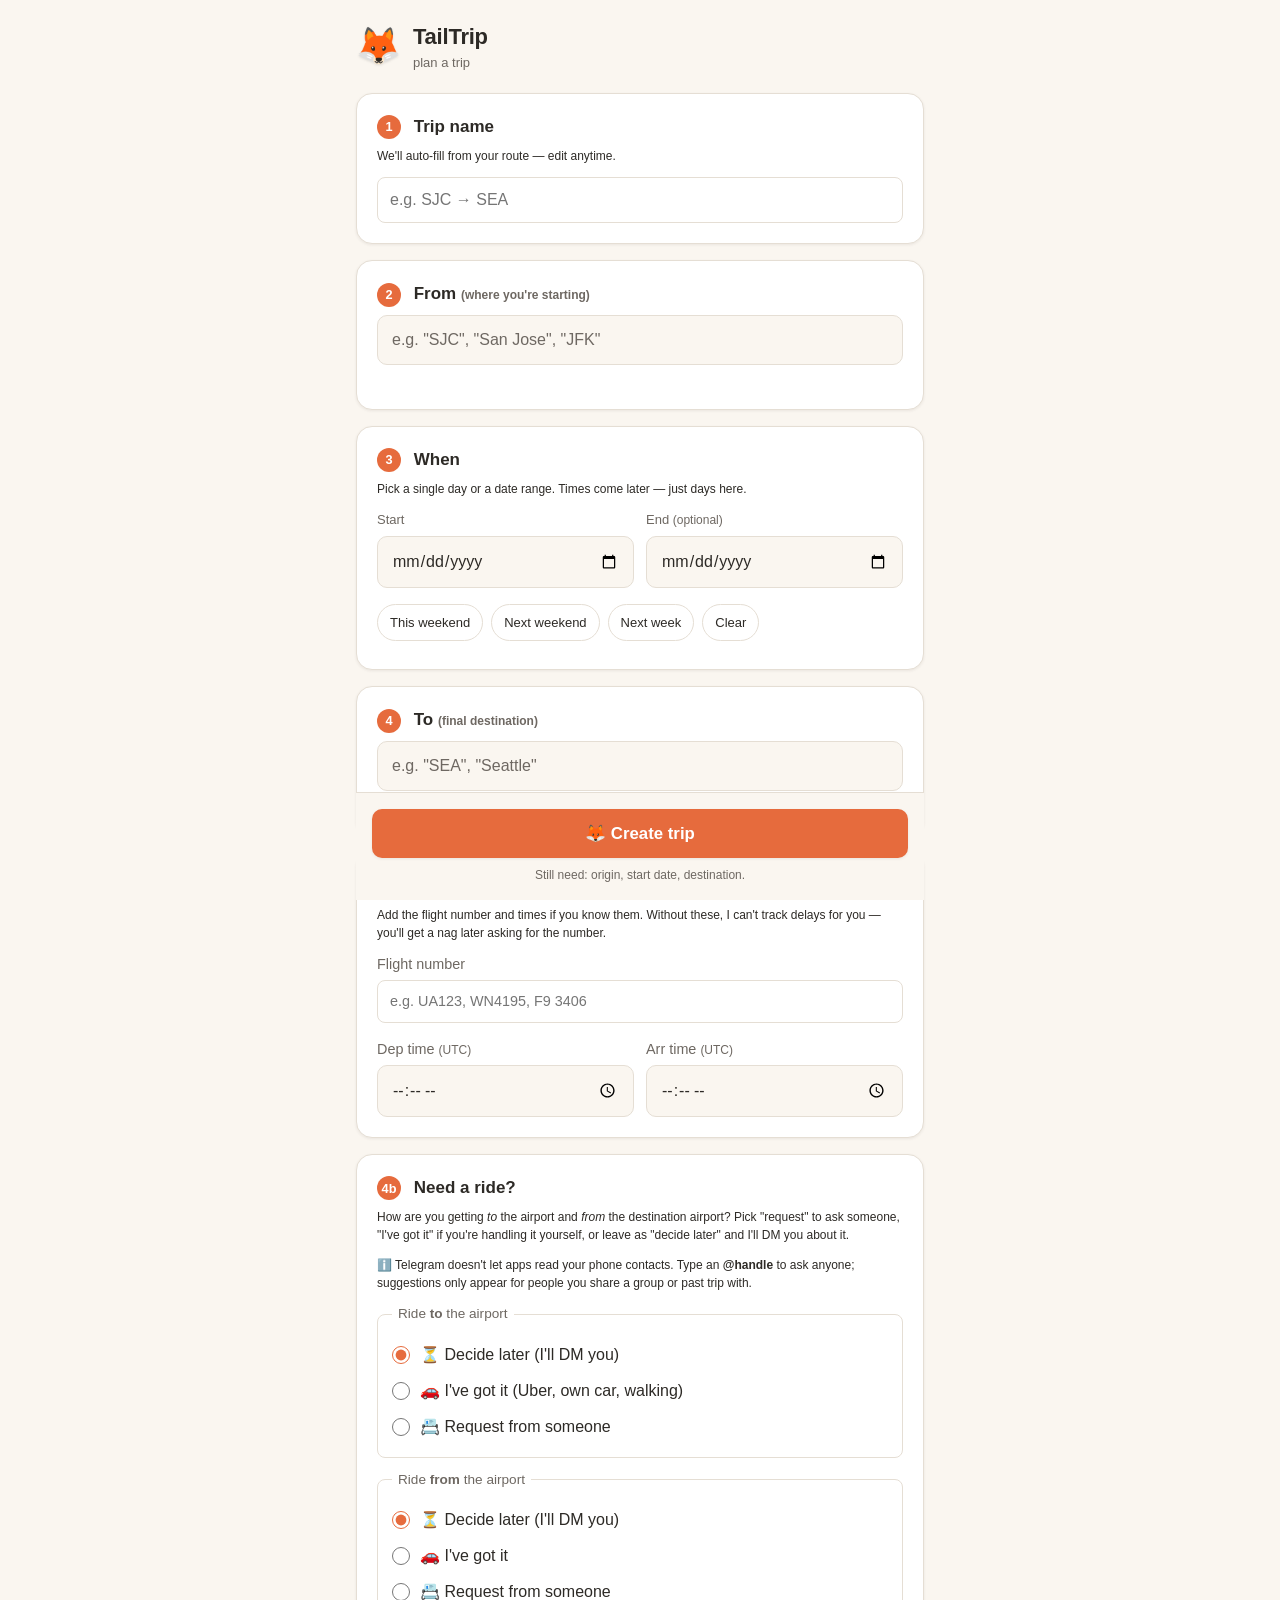
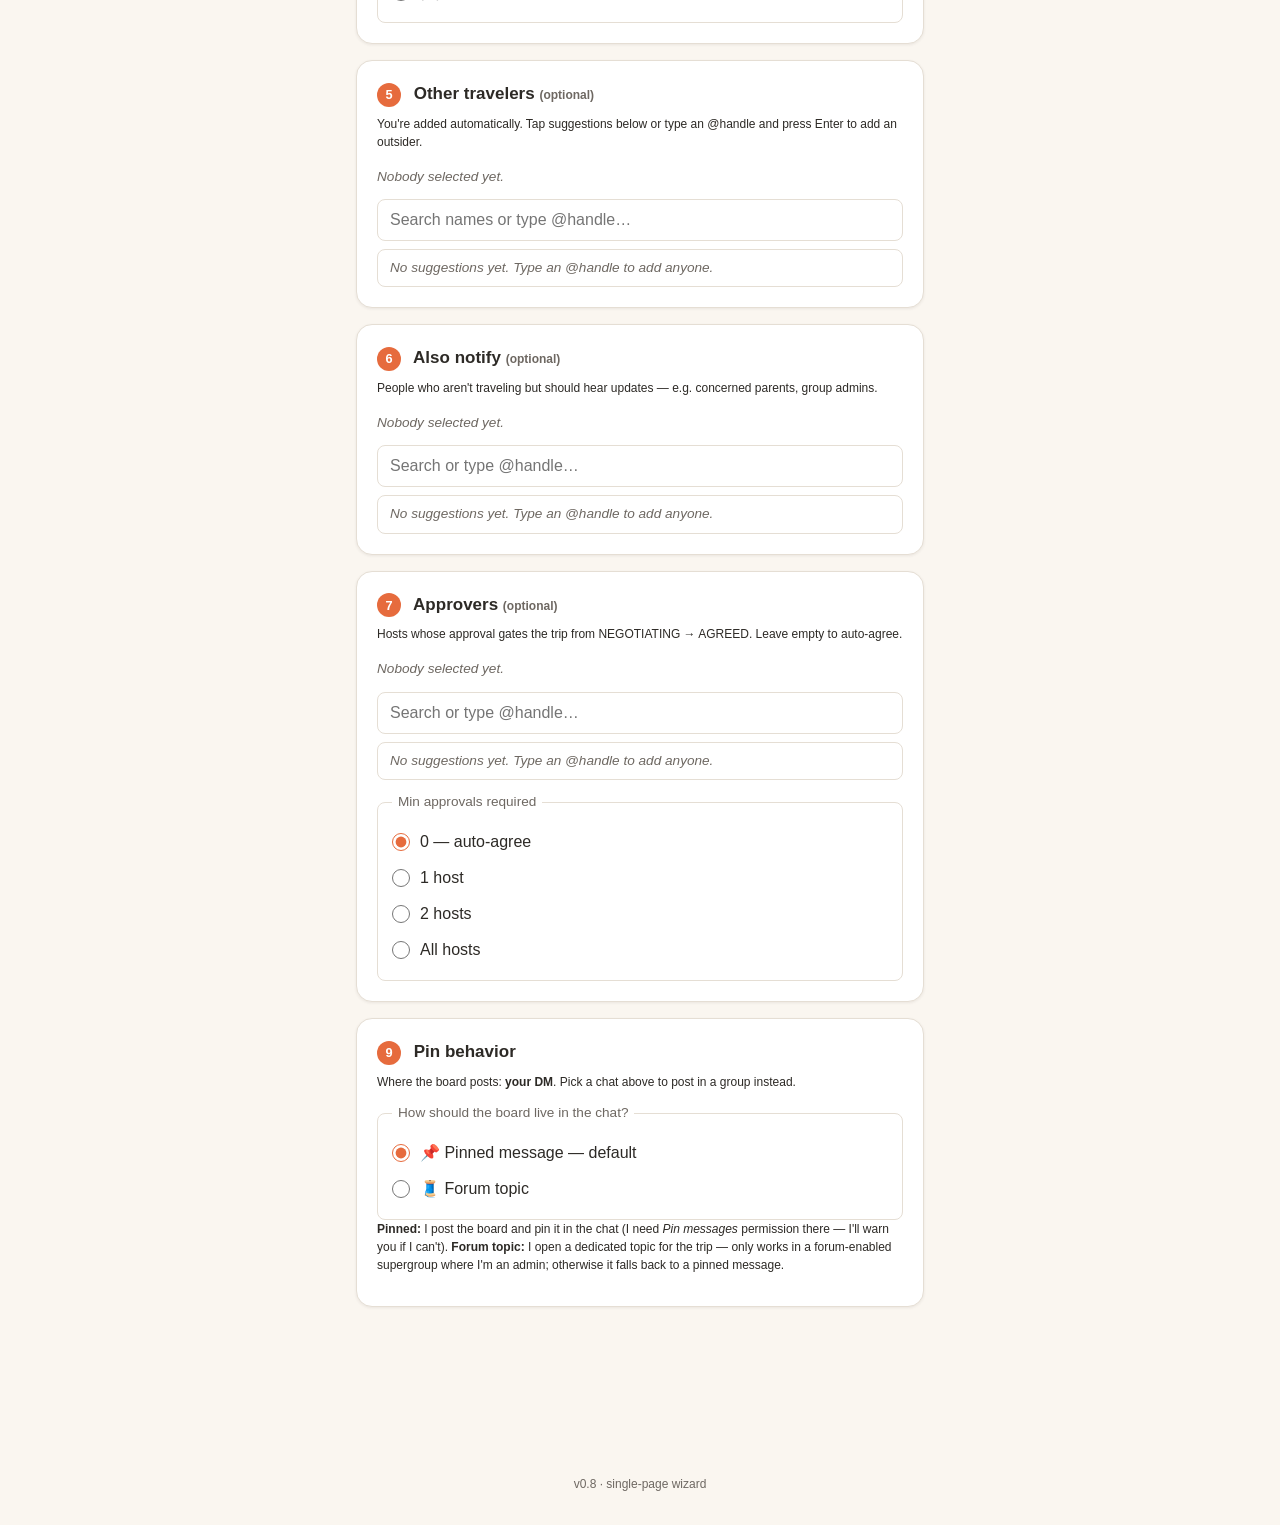
<file: index.html>
<!doctype html>
<html lang="en">
<head>
  <meta charset="utf-8">
  <meta name="viewport" content="width=device-width, initial-scale=1, viewport-fit=cover">
  <meta name="theme-color" content="#E66B3D">
  <title>TailTrip</title>
  <link rel="stylesheet" href="app.css">
  <script src="https://telegram.org/js/telegram-web-app.js"></script>
</head>
<body>
  <!--
    Single-page scrolling wizard. Replaces the M4-era 4-step state
    machine. Every section is always rendered; user fills them in any
    order. Submit gathers state from the DOM (not a JS state machine)
    so what-you-see-is-what-you-send.

    Section order (matches DESIGN.md §V3 wizard mockup):
      0. Copy from past trip   (W2.5 — only shown when ?past= URL param)
      1. Trip name             (auto-fill from from→to)
      2. From                  (airport search)
      3. When                  (dates)
      4. To                    (airport search)
      4a. Flight info          (W2.5 — flight no, dep/arr time)
      4b. Ride asks            (W2.5 — to-airport / from-airport mode + handles)
      5. Other travelers       (W3 picker — chips + outsider handle entry)
      6. Notify list           (W3 picker)
      7. Approvers + min approvals  (W3 picker)
      8. Pin mode              (pinned / topic)
      9. Chat target           (W5 picker — pin-capable chats)
      10. Submit

    Next: V4 — this wizard stays as the trip-creation path; a new main
    menu (`?view=menu` route) becomes the Mini App's home for managing
    existing trips, search, and the "Needs you" inbox. See DESIGN.md
    §V4 / §V4.1.
  -->
  <main id="app" class="container">
    <header class="brand">
      <div class="brand-mark">🦊</div>
      <div class="brand-text">
        <div class="brand-title">TailTrip</div>
        <div class="brand-tagline">plan a trip</div>
      </div>
    </header>

    <!-- Target chat banner — only when /newtrip handed us a group -->
    <div id="target-banner" class="banner hidden">
      <div class="banner-icon">📢</div>
      <div class="banner-text">
        <div class="banner-title">Trip will live in</div>
        <div class="banner-value" id="target-banner-name"></div>
      </div>
    </div>

    <!-- ===== COPY FROM PAST (W2.5) =====
         Only shown when the bot included a `past=` URL param (which
         happens when the user has any non-cancelled trips). Lets
         the user prefill all the roster + routing in one tap. Reset
         to start fresh. Dates are intentionally NOT copied. -->
    <section id="past-trips-section" class="card hidden">
      <h2>📋 Copy from a past trip</h2>
      <p class="muted small">
        Prefills origin, destination, travelers, approvers, notify
        list, and pin behavior. Dates / flight info / ride choices
        stay blank — those are usually different for a new trip.
      </p>
      <div id="past-trips-list" class="past-trips-list"></div>
    </section>

    <!-- ===== 1. TRIP NAME ===== -->
    <section class="card">
      <h2><span class="sec-num">1</span> Trip name</h2>
      <p class="muted small">
        We'll auto-fill from your route — edit anytime.
      </p>
      <input
        id="trip-name"
        class="text-input"
        type="text"
        maxlength="80"
        autocomplete="off"
        placeholder="e.g. SJC → SEA"
      >
    </section>

    <!-- ===== 2. FROM ===== -->
    <section class="card">
      <h2><span class="sec-num">2</span> From <span class="muted small">(where you're starting)</span></h2>

      <div class="search-wrap">
        <input
          id="origin-q"
          class="search-input"
          type="search"
          autocomplete="off"
          autocapitalize="characters"
          inputmode="search"
          placeholder='e.g. "SJC", "San Jose", "JFK"'
          spellcheck="false"
        >
      </div>
      <ul class="results" id="origin-results" aria-live="polite"></ul>

      <div id="origin-selection" class="selection hidden">
        <div class="small">selected</div>
        <div id="origin-line" class="selection-line"></div>
      </div>
    </section>

    <!-- ===== 3. WHEN ===== -->
    <section class="card">
      <h2><span class="sec-num">3</span> When</h2>
      <p class="muted small">
        Pick a single day or a date range. Times come later — just days here.
      </p>

      <div class="date-fields">
        <label class="date-label">
          <span>Start</span>
          <input id="date-start" class="date-input" type="date">
        </label>
        <label class="date-label">
          <span>End <span class="small muted">(optional)</span></span>
          <input id="date-end" class="date-input" type="date">
        </label>
      </div>

      <div class="date-presets">
        <button type="button" class="chip" data-preset="weekend">This weekend</button>
        <button type="button" class="chip" data-preset="next-weekend">Next weekend</button>
        <button type="button" class="chip" data-preset="next-week">Next week</button>
        <button type="button" class="chip" data-preset="clear">Clear</button>
      </div>
    </section>

    <!-- ===== 4. TO ===== -->
    <section class="card">
      <h2><span class="sec-num">4</span> To <span class="muted small">(final destination)</span></h2>

      <div class="search-wrap">
        <input
          id="dest-q"
          class="search-input"
          type="search"
          autocomplete="off"
          autocapitalize="characters"
          inputmode="search"
          placeholder='e.g. "SEA", "Seattle"'
          spellcheck="false"
        >
      </div>
      <ul class="results" id="dest-results" aria-live="polite"></ul>

      <div id="dest-selection" class="selection hidden">
        <div class="small">selected</div>
        <div id="dest-line" class="selection-line"></div>
      </div>
    </section>

    <!-- ===== 4a. FLIGHT INFO (W2.5) =====
         Optional but encouraged — without flight_no we can't track
         delays/cancellations, and the N7a nag will pester them
         later. Time inputs let the leave-by reminder (N3) compute
         a useful "head out the door" moment. -->
    <section class="card">
      <h2>
        <span class="sec-num">4a</span> Flight info
        <span class="muted small">(optional but recommended)</span>
      </h2>
      <p class="muted small">
        Add the flight number and times if you know them. Without these,
        I can't track delays for you — you'll get a nag later asking
        for the number.
      </p>
      <div class="flight-fields">
        <label class="flight-label">
          <span>Flight number</span>
          <input
            id="flight-no"
            class="text-input"
            type="text"
            autocomplete="off"
            autocapitalize="characters"
            spellcheck="false"
            placeholder="e.g. UA123, WN4195, F9 3406"
          >
          <div id="flight-hint" class="muted small"></div>
        </label>
        <div class="flight-times">
          <label class="flight-label">
            <span>Dep time <span class="small muted">(UTC)</span></span>
            <input id="dep-time" class="date-input" type="time" step="60">
          </label>
          <label class="flight-label">
            <span>Arr time <span class="small muted">(UTC)</span></span>
            <input id="arr-time" class="date-input" type="time" step="60">
          </label>
        </div>
      </div>
    </section>

    <!-- ===== 4b. RIDE ASKS (W2.5) =====
         Two sides — to the dep airport, from the arr airport. Each
         is one of: I've got it (Uber/walking/own car), Request from
         someone (picker), or Skip (decide later via DM prompt). -->
    <section class="card">
      <h2><span class="sec-num">4b</span> Need a ride?</h2>
      <p class="muted small">
        How are you getting <em>to</em> the airport and <em>from</em>
        the destination airport? Pick "request" to ask someone, "I've
        got it" if you're handling it yourself, or leave as "decide
        later" and I'll DM you about it.
      </p>
      <p class="muted small">
        ℹ️ Telegram doesn't let apps read your phone contacts. Type an
        <strong>@handle</strong> to ask anyone; suggestions only appear
        for people you share a group or past trip with.
      </p>

      <fieldset class="radio-group">
        <legend id="ride-to-legend">Ride <strong>to</strong> the airport</legend>
        <label class="radio">
          <input type="radio" name="ride-to-mode" value="tbd" checked>
          <span>⏳ Decide later (I'll DM you)</span>
        </label>
        <label class="radio">
          <input type="radio" name="ride-to-mode" value="self">
          <span>🚗 I've got it (Uber, own car, walking)</span>
        </label>
        <label class="radio">
          <input type="radio" name="ride-to-mode" value="request">
          <span>📇 Request from someone</span>
        </label>
        <div id="ride-to-picker-wrap" class="ride-picker-wrap hidden">
          <div id="ride-to-picker" class="people-picker"></div>
        </div>
      </fieldset>

      <fieldset class="radio-group">
        <legend id="ride-from-legend">Ride <strong>from</strong> the airport</legend>
        <label class="radio">
          <input type="radio" name="ride-from-mode" value="tbd" checked>
          <span>⏳ Decide later (I'll DM you)</span>
        </label>
        <label class="radio">
          <input type="radio" name="ride-from-mode" value="self">
          <span>🚗 I've got it</span>
        </label>
        <label class="radio">
          <input type="radio" name="ride-from-mode" value="request">
          <span>📇 Request from someone</span>
        </label>
        <div id="ride-from-picker-wrap" class="ride-picker-wrap hidden">
          <div id="ride-from-picker" class="people-picker"></div>
        </div>
      </fieldset>
    </section>

    <!-- ===== 5. TRAVELERS ===== -->
    <section class="card">
      <h2>
        <span class="sec-num">5</span> Other travelers
        <span class="muted small">(optional)</span>
      </h2>
      <p class="muted small">
        You're added automatically. Tap suggestions below or type an
        @handle and press Enter to add an outsider.
      </p>
      <div id="traveler-picker" class="people-picker"></div>
    </section>

    <!-- ===== 6. NOTIFY LIST ===== -->
    <section class="card">
      <h2>
        <span class="sec-num">6</span> Also notify
        <span class="muted small">(optional)</span>
      </h2>
      <p class="muted small">
        People who aren't traveling but should hear updates — e.g. concerned
        parents, group admins.
      </p>
      <div id="notify-picker" class="people-picker"></div>
    </section>

    <!-- ===== 7. APPROVERS ===== -->
    <section class="card">
      <h2>
        <span class="sec-num">7</span> Approvers
        <span class="muted small">(optional)</span>
      </h2>
      <p class="muted small">
        Hosts whose approval gates the trip from NEGOTIATING → AGREED.
        Leave empty to auto-agree.
      </p>
      <div id="approver-picker" class="people-picker"></div>

      <fieldset class="radio-group">
        <legend>Min approvals required</legend>
        <label class="radio">
          <input type="radio" name="min-approvals" value="0" checked>
          <span>0 — auto-agree</span>
        </label>
        <label class="radio">
          <input type="radio" name="min-approvals" value="1">
          <span>1 host</span>
        </label>
        <label class="radio">
          <input type="radio" name="min-approvals" value="2">
          <span>2 hosts</span>
        </label>
        <label class="radio">
          <input type="radio" name="min-approvals" value="all">
          <span>All hosts</span>
        </label>
      </fieldset>
    </section>

    <!-- ===== 8. WHERE THE TRIP LIVES (W5 chat picker) =====
         Only shown when the bot included a `chats` URL param
         (which it does whenever the user has at least one chat
         where bot+user can both pin). Otherwise this section
         hides and the trip defaults to the DM (or target chat
         if /newtrip routed from a group). -->
    <section id="chat-picker-section" class="card hidden">
      <h2><span class="sec-num">8</span> Where does the trip live?</h2>
      <p class="muted small">
        Pick a chat where I can pin the trip board. Only chats where
        both you and I have <em>Pin messages</em> rights show up here.
      </p>
      <fieldset class="radio-group" id="chat-picker-group">
        <legend>Trip board location</legend>
        <!-- Radio choices injected by app.js -->
      </fieldset>
    </section>

    <!-- ===== 9. PIN MODE ===== -->
    <section class="card">
      <h2><span class="sec-num">9</span> Pin behavior</h2>
      <p class="muted small" id="pin-where">
        Where the board posts: <strong>your DM</strong>. Pick a chat in
        the section above to post it in a group instead.
      </p>
      <fieldset class="radio-group">
        <legend>How should the board live in the chat?</legend>
        <label class="radio">
          <input type="radio" name="announce-mode" value="pinned" checked>
          <span>📌 Pinned message — default</span>
        </label>
        <label class="radio">
          <input type="radio" name="announce-mode" value="topic">
          <span>🧵 Forum topic</span>
        </label>
      </fieldset>
      <p class="muted small">
        <strong>Pinned:</strong> I post the board and pin it in the chat
        (I need <em>Pin messages</em> permission there — I'll warn you if
        I can't). <strong>Forum topic:</strong> I open a dedicated topic
        for the trip — only works in a forum-enabled supergroup where I'm
        an admin; otherwise it falls back to a pinned message.
      </p>
    </section>

    <!-- ===== SUBMIT ===== -->
    <div class="submit-row">
      <button id="submit-btn" type="button" class="btn btn-primary" disabled>
        🦊 Create trip
      </button>
      <div id="submit-hint" class="muted small">
        Pick an origin, dates, and a destination to enable.
      </div>
    </div>

    <footer class="footnote">
      <span>v0.8 · single-page wizard</span>
    </footer>
  </main>

  <script src="app.js"></script>
</body>
</html>
</file>
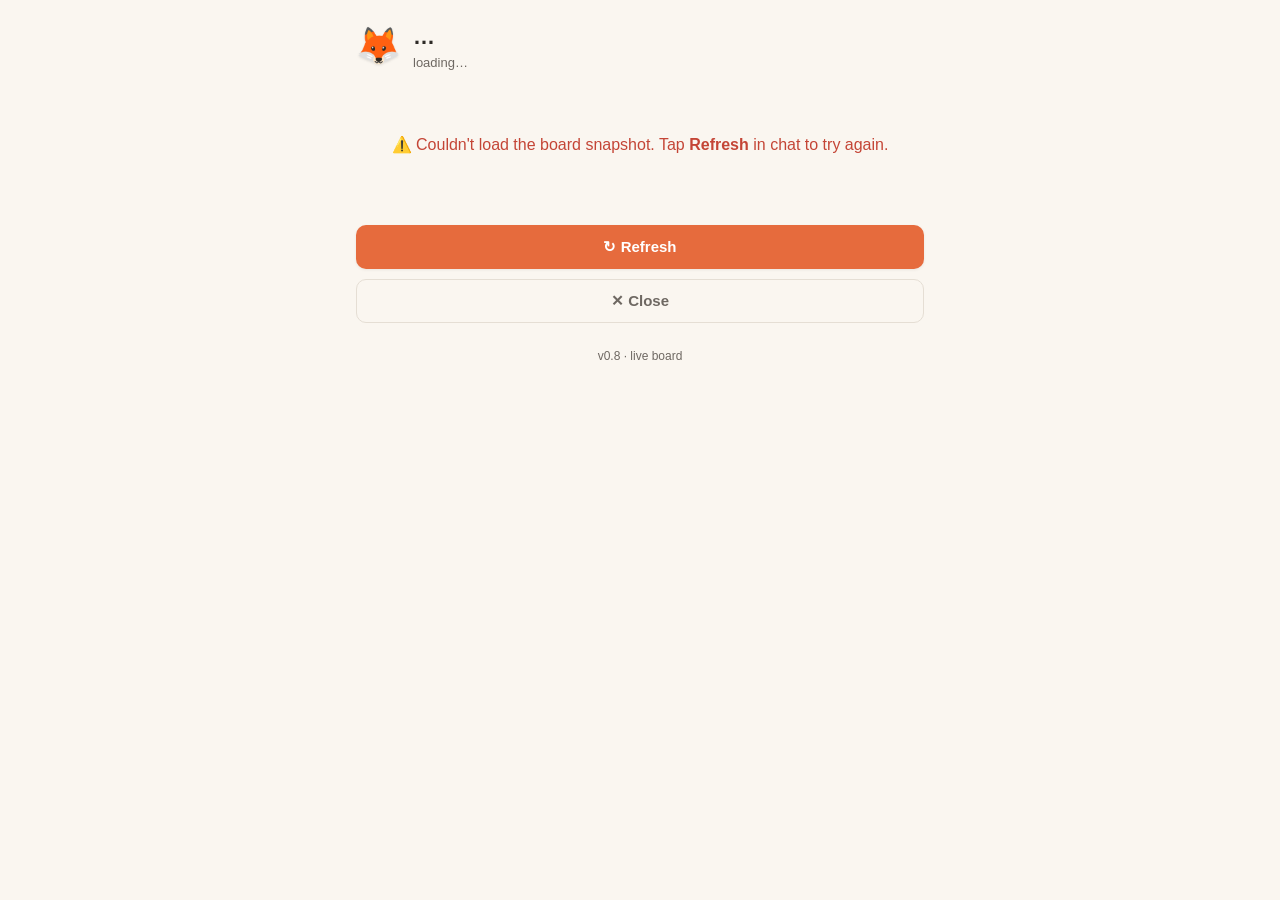
<file: board.html>
<!doctype html>
<html lang="en">
<head>
  <meta charset="utf-8">
  <meta name="viewport" content="width=device-width, initial-scale=1, viewport-fit=cover">
  <meta name="theme-color" content="#E66B3D">
  <title>TailTrip · Live Board</title>
  <link rel="stylesheet" href="app.css">
  <link rel="stylesheet" href="board.css">
  <script src="https://telegram.org/js/telegram-web-app.js"></script>
</head>
<body>
  <main id="app" class="container">
    <!--
      Brand row + trip header (trip name, status pill, dates, traveler count).
      Populated from the snapshot in URL params; see board.js.
    -->
    <header class="brand">
      <div class="brand-mark">🦊</div>
      <div class="brand-text">
        <div class="brand-title" id="trip-name">…</div>
        <div class="brand-tagline" id="trip-meta">loading…</div>
      </div>
    </header>

    <section id="board" class="board" aria-live="polite">
      <!-- per-traveler cards rendered by board.js -->
    </section>

    <div id="empty" class="empty hidden">
      <p>No travelers on this trip yet.</p>
    </div>

    <div id="error" class="error hidden">
      <p>⚠️ Couldn't load the board snapshot. Tap <strong>Refresh</strong> in chat to try again.</p>
    </div>

    <div class="actions sticky-actions">
      <button id="refresh" class="btn btn-primary">
        ↻ Refresh
      </button>
      <button id="close" class="btn btn-ghost">
        ✕ Close
      </button>
    </div>

    <footer class="footnote">
      <span id="footer-text">v0.8 · live board</span>
    </footer>
  </main>

  <script src="board.js"></script>
</body>
</html>
</file>
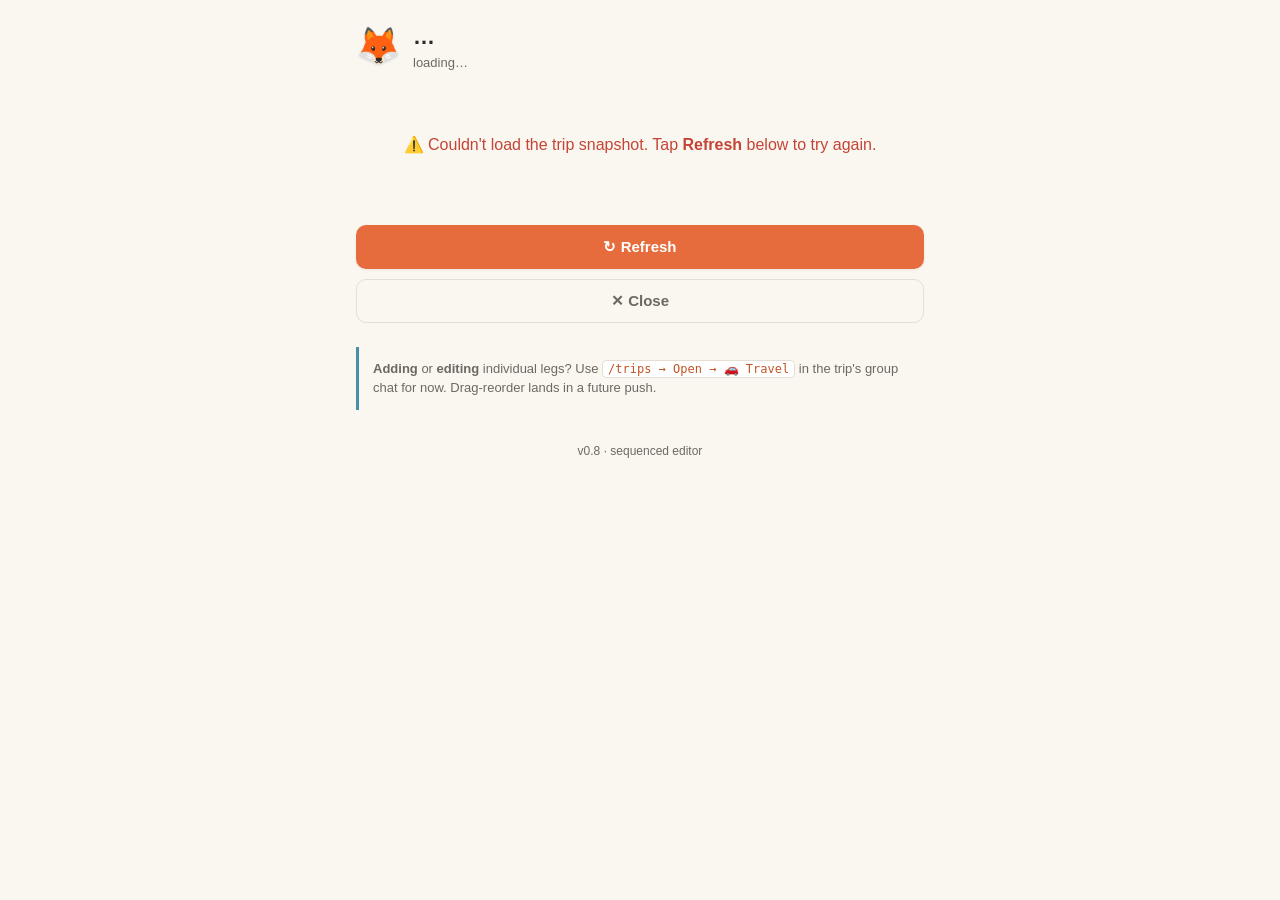
<file: edit.html>
<!doctype html>
<html lang="en">
<head>
  <meta charset="utf-8">
  <meta name="viewport" content="width=device-width, initial-scale=1, viewport-fit=cover">
  <meta name="theme-color" content="#E66B3D">
  <title>TailTrip · Editor</title>
  <link rel="stylesheet" href="app.css">
  <link rel="stylesheet" href="edit.css">
  <script src="https://telegram.org/js/telegram-web-app.js"></script>
</head>
<body>
  <main id="app" class="container">
    <header class="brand">
      <div class="brand-mark">🦊</div>
      <div class="brand-text">
        <div class="brand-title" id="trip-name">…</div>
        <div class="brand-tagline" id="trip-meta">loading…</div>
      </div>
    </header>

    <!--
      Chain rendered by edit.js: Place row → Travel row → Place row →
      Travel row → … Each place is numbered; each travel sits between
      its two places and gets a Remove button. Currently this push
      is display + remove only. Add/edit redirect users to chat.
    -->
    <section id="chain" class="chain" aria-live="polite"></section>

    <div id="empty" class="empty hidden">
      <p>No travel events on this trip yet.</p>
      <p class="muted">Add legs via <code>/trips → Open → 🚗 Travel</code> in the trip's group chat.</p>
    </div>

    <div id="error" class="error hidden">
      <p>⚠️ Couldn't load the trip snapshot. Tap <strong>Refresh</strong> below to try again.</p>
    </div>

    <div class="actions sticky-actions">
      <button id="refresh" class="btn btn-primary">↻ Refresh</button>
      <button id="close" class="btn btn-ghost">✕ Close</button>
    </div>

    <div class="muted small footer-hint">
      <p>
        <strong>Adding</strong> or <strong>editing</strong> individual legs?
        Use <code>/trips → Open → 🚗 Travel</code> in the trip's group chat for now.
        Drag-reorder lands in a future push.
      </p>
    </div>

    <footer class="footnote">
      <span>v0.8 · sequenced editor</span>
    </footer>
  </main>

  <script src="edit.js"></script>
</body>
</html>
</file>
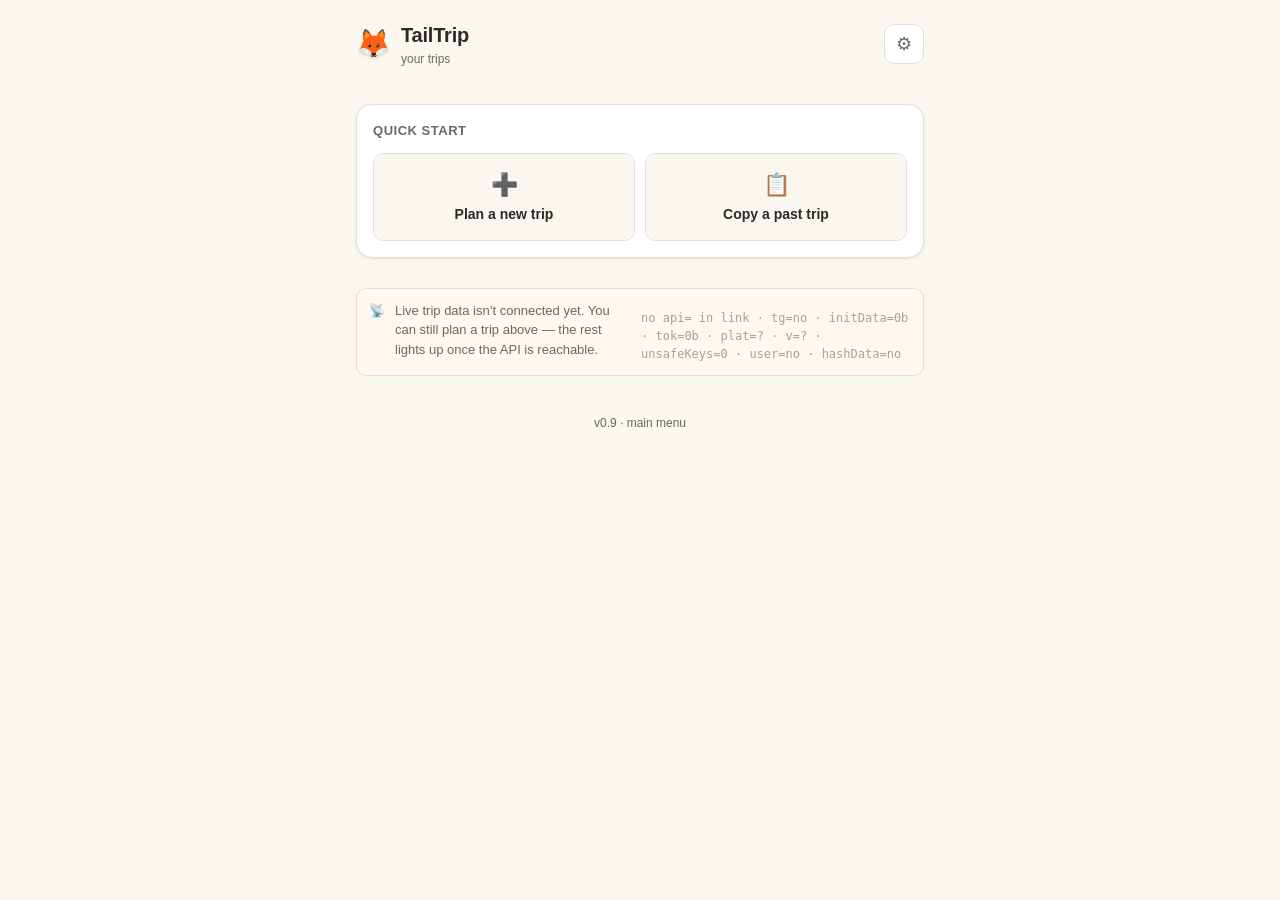
<file: menu.html>
<!doctype html>
<html lang="en">
<head>
  <meta charset="utf-8">
  <meta name="viewport" content="width=device-width, initial-scale=1, viewport-fit=cover">
  <meta name="theme-color" content="#E66B3D">
  <title>TailTrip</title>
  <link rel="stylesheet" href="app.css">
  <link rel="stylesheet" href="menu.css">
  <script src="https://telegram.org/js/telegram-web-app.js"></script>
</head>
<body>
  <!--
    V4 (#125) — the Mini App MAIN MENU, the "do everything from here" home.
    Opened by /openapp. Cards:
      1. Quick start    — Plan a trip / Copy past (always work; link to wizard)
      2. Your trips     — live cards from GET /api/menu (needs api= param)
      3. Needs you      — GET /api/inbox
      4. Search         — GET /api/search?q=
      5. Where am I going — next trip + board link

    Graceful degradation: with no `api=` param (or the API unreachable),
    the data cards show a friendly "not connected" hint, but Quick start
    still opens the wizard. So the menu is safe to ship before the API
    tunnel is up.
  -->
  <main id="app" class="container">
    <header class="menu-head">
      <div class="brand">
        <div class="brand-mark">🦊</div>
        <div class="brand-text">
          <div class="brand-title">TailTrip</div>
          <div class="brand-tagline" id="who">your trips</div>
        </div>
      </div>
      <button id="settings-btn" class="icon-btn" title="Settings">⚙</button>
    </header>

    <!-- 1. Quick start (always available) -->
    <section class="card">
      <div class="card-title">Quick start</div>
      <div class="quick-grid">
        <button id="new-trip" class="quick-btn">
          <span class="quick-emoji">➕</span>
          <span>Plan a new trip</span>
        </button>
        <button id="copy-trip" class="quick-btn">
          <span class="quick-emoji">📋</span>
          <span>Copy a past trip</span>
        </button>
      </div>
    </section>

    <!-- 2. Needs you (inbox) -->
    <section class="card" id="inbox-card">
      <div class="card-title">
        Needs you <span class="count-badge hidden" id="inbox-count">0</span>
      </div>
      <div id="inbox-list" class="stack"></div>
      <div id="inbox-empty" class="muted-row hidden">Nothing needs you right now. ✨</div>
    </section>

    <!-- 3. Your active trips -->
    <section class="card" id="trips-card">
      <div class="card-title">Your trips</div>
      <div id="trips-list" class="stack"></div>
      <div id="trips-empty" class="muted-row hidden">
        No active trips yet — plan one above.
      </div>
    </section>

    <!-- 4. Search -->
    <section class="card" id="search-card">
      <div class="card-title">Search</div>
      <input
        type="search"
        id="search-input"
        class="search-box"
        placeholder="trip name, person, place…"
        autocomplete="off"
      />
      <div id="search-results" class="stack"></div>
    </section>

    <!-- not-connected banner (shown when api= missing / unreachable) -->
    <div id="offline-note" class="offline-note hidden">
      <span>📡</span>
      <span>
        Live trip data isn’t connected yet. You can still plan a trip above —
        the rest lights up once the API is reachable.
      </span>
    </div>

    <footer class="footnote">
      <span>v0.9 · main menu</span>
    </footer>
  </main>

  <script src="menu.js"></script>
</body>
</html>
</file>
<file: app.css>
/* TailTrip Mini App — fox theme.
 *
 * Vanilla CSS, no preprocessor. Custom properties drive the palette so
 * future themes (or Telegram's themeParams) can override. Designed for
 * mobile-first (Telegram Mini Apps usually viewed on phones); falls back
 * to a card layout on wider viewports.
 *
 * Telegram supplies its own theme variables on the <body>:
 *   --tg-theme-bg-color, --tg-theme-text-color, etc.
 * We override these with our brand palette so the app looks the same
 * regardless of the user's Telegram theme. If you want native-Telegram
 * theming later, drop the brand overrides on dark mode media queries.
 */

:root {
  --fox-orange:     #E66B3D;
  --fox-orange-dim: #C25425;
  --cream:          #FAF6F0;
  --surface:        #FFFFFF;
  --ink:            #2D2A26;
  --ink-muted:      #6E6862;
  --hairline:       #E5DED4;
  --sky:            #4A90A4;
  --forest:         #5C8A3E;
  --ember:          #C44536;
  --shadow-sm:      0 1px 3px rgba(45, 42, 38, 0.08);
  --shadow-md:      0 4px 12px rgba(45, 42, 38, 0.12);
  --radius:         10px;
  --radius-lg:      16px;
  --font:           "Inter", -apple-system, BlinkMacSystemFont,
                    "Segoe UI", sans-serif;
  --font-mono:      "JetBrains Mono", ui-monospace, "SF Mono",
                    Menlo, monospace;
}

* {
  box-sizing: border-box;
  margin: 0;
  padding: 0;
}

html {
  /* Reduce font scale on huge desktops; Telegram on iPad can be wide */
  font-size: 16px;
}

body {
  font-family: var(--font);
  font-size: 1rem;
  line-height: 1.5;
  color: var(--ink);
  background: var(--cream);
  /* Telegram Mini App safe-area on iPhone notch */
  padding: env(safe-area-inset-top) env(safe-area-inset-right)
           env(safe-area-inset-bottom) env(safe-area-inset-left);
  min-height: 100vh;
}

.container {
  max-width: 600px;
  margin: 0 auto;
  padding: 16px;
  display: flex;
  flex-direction: column;
  gap: 16px;
}

/* ----- brand header ----- */

.brand {
  display: flex;
  align-items: center;
  gap: 12px;
  padding: 4px 0;
}

.brand-mark {
  font-size: 36px;
  line-height: 1;
  /* Subtle drop shadow gives the fox emoji a hint of depth without
   * being kitsch. */
  filter: drop-shadow(0 1px 1px rgba(45, 42, 38, 0.12));
}

.brand-text {
  display: flex;
  flex-direction: column;
}

.brand-title {
  font-weight: 700;
  font-size: 22px;
  color: var(--ink);
  letter-spacing: -0.01em;
}

.brand-tagline {
  font-size: 13px;
  color: var(--ink-muted);
}

/* ----- cards / views ----- */

.card {
  background: var(--surface);
  border-radius: var(--radius-lg);
  padding: 20px;
  box-shadow: var(--shadow-sm);
  border: 1px solid var(--hairline);
}

.card h2 {
  font-size: 17px;
  font-weight: 600;
  margin-bottom: 8px;
  color: var(--ink);
}

.card p {
  color: var(--ink);
  margin-bottom: 12px;
}

.muted {
  color: var(--ink-muted);
  font-size: 14px;
}

.mono {
  font-family: var(--font-mono);
  font-size: 12px;
  background: var(--cream);
  border: 1px solid var(--hairline);
  border-radius: var(--radius);
  padding: 10px 12px;
  margin: 8px 0 16px;
  /* Wrap long content rather than horizontal-scrolling — Mini App
   * viewports are narrow */
  white-space: pre-wrap;
  word-break: break-all;
  color: var(--ink-muted);
}

/* ----- buttons ----- */

.actions {
  display: flex;
  flex-direction: column;
  gap: 10px;
  margin-top: 16px;
}

.btn {
  display: inline-flex;
  align-items: center;
  justify-content: center;
  gap: 8px;
  padding: 12px 16px;
  border-radius: var(--radius);
  font-family: inherit;
  font-size: 15px;
  font-weight: 600;
  border: none;
  cursor: pointer;
  /* Touch-comfortable target — 44pt is Apple's minimum */
  min-height: 44px;
  /* Snappy press feedback without external libs */
  transition: transform 0.08s ease, background-color 0.12s ease;
}

.btn:active {
  transform: scale(0.98);
}

.btn-primary {
  background: var(--fox-orange);
  color: white;
  box-shadow: var(--shadow-sm);
}

.btn-primary:hover {
  background: var(--fox-orange-dim);
}

.btn-ghost {
  background: transparent;
  color: var(--ink-muted);
  border: 1px solid var(--hairline);
}

.btn-ghost:hover {
  background: var(--cream);
  color: var(--ink);
}

/* ----- footnote ----- */

.footnote {
  text-align: center;
  font-size: 12px;
  color: var(--ink-muted);
  padding: 8px 0 16px;
}

/* ----- search + results (M2 airport picker) ----- */

.search-wrap {
  position: relative;
  margin: 4px 0 12px;
}

.search-input {
  width: 100%;
  padding: 12px 14px;
  font: inherit;
  font-size: 16px;  /* ≥16px on iOS to prevent zoom-on-focus */
  color: var(--ink);
  background: var(--cream);
  border: 1px solid var(--hairline);
  border-radius: var(--radius);
  outline: none;
  transition: border-color 0.15s ease, background 0.15s ease;
}

.search-input:focus {
  border-color: var(--fox-orange);
  background: var(--surface);
}

.search-input::placeholder {
  color: var(--ink-muted);
}

.small {
  font-size: 12px;
}

.hidden {
  display: none !important;
}

.results {
  list-style: none;
  display: flex;
  flex-direction: column;
  gap: 6px;
  margin: 0 0 12px;
  /* Cap height so a long list doesn't push the action buttons off
   * screen. Internal scroll. */
  max-height: 320px;
  overflow-y: auto;
}

.results-empty {
  color: var(--ink-muted);
  font-size: 14px;
  font-style: italic;
  padding: 8px 4px;
}

.result {
  display: grid;
  grid-template-columns: auto 1fr;
  gap: 10px;
  align-items: center;
  padding: 10px 12px;
  background: var(--cream);
  border: 1px solid var(--hairline);
  border-radius: var(--radius);
  cursor: pointer;
  /* Tappable on mobile */
  min-height: 44px;
  transition: background 0.12s ease, transform 0.08s ease,
              border-color 0.12s ease;
}

.result:hover,
.result:focus {
  background: var(--surface);
  border-color: var(--fox-orange);
}

.result:active {
  transform: scale(0.99);
}

.result.selected {
  border-color: var(--fox-orange);
  background: var(--surface);
  box-shadow: 0 0 0 2px rgba(230, 107, 61, 0.18);
}

.result-iata {
  font-family: var(--font-mono);
  font-weight: 600;
  font-size: 13px;
  color: var(--fox-orange);
  background: var(--surface);
  border: 1px solid var(--hairline);
  padding: 4px 8px;
  border-radius: 6px;
  letter-spacing: 0.04em;
  /* Fixed width so all IATA badges align in a column */
  min-width: 48px;
  text-align: center;
}

.result-text {
  display: flex;
  flex-direction: column;
  gap: 2px;
  min-width: 0;  /* allow text to ellipsize */
}

.result-name {
  font-size: 14px;
  font-weight: 500;
  color: var(--ink);
  white-space: nowrap;
  overflow: hidden;
  text-overflow: ellipsis;
}

.result-where {
  font-size: 12px;
  color: var(--ink-muted);
}

.selection {
  margin: 12px 0;
  padding: 12px 14px;
  background: rgba(230, 107, 61, 0.08);
  border: 1px solid rgba(230, 107, 61, 0.32);
  border-radius: var(--radius);
}

.selection .small {
  margin-bottom: 4px;
  text-transform: uppercase;
  letter-spacing: 0.06em;
  font-size: 11px;
  color: var(--fox-orange-dim);
}

.selection-line {
  font-weight: 500;
  color: var(--ink);
}

/* ----- step indicator (M4 wizard) -----
 *
 * 1 ─ 2 ─ 3 ─ 4 horizontal pill. Current step is fox-orange filled,
 * past steps are filled-but-dim, future steps are outlined-only.
 * Rails between numbers fill as steps complete.
 */

.steps {
  display: flex;
  align-items: center;
  gap: 8px;
  padding: 4px 0;
}

.step {
  display: flex;
  flex-direction: column;
  align-items: center;
  gap: 4px;
  flex: 0 0 auto;
}

.step-num {
  display: flex;
  align-items: center;
  justify-content: center;
  width: 28px;
  height: 28px;
  border-radius: 50%;
  background: var(--surface);
  border: 1.5px solid var(--hairline);
  color: var(--ink-muted);
  font-weight: 600;
  font-size: 13px;
  transition: background 0.15s ease, border-color 0.15s ease, color 0.15s ease;
}

.step-label {
  font-size: 11px;
  color: var(--ink-muted);
  text-transform: uppercase;
  letter-spacing: 0.04em;
}

.step.active .step-num {
  background: var(--fox-orange);
  border-color: var(--fox-orange);
  color: white;
}

.step.active .step-label {
  color: var(--ink);
  font-weight: 600;
}

.step.done .step-num {
  background: var(--fox-orange-dim);
  border-color: var(--fox-orange-dim);
  color: white;
}

.step-rail {
  flex: 1 1 auto;
  height: 2px;
  background: var(--hairline);
  border-radius: 1px;
  transition: background 0.15s ease;
  /* Avoid the rail occupying the same vertical as the labels */
  margin-bottom: 16px;
}

.step-rail.done {
  background: var(--fox-orange-dim);
}

/* ----- date pickers (step 2) ----- */

.date-fields {
  display: grid;
  grid-template-columns: 1fr 1fr;
  gap: 12px;
  margin: 4px 0 16px;
}

.date-label {
  display: flex;
  flex-direction: column;
  gap: 6px;
  font-size: 13px;
  color: var(--ink-muted);
}

.date-input {
  font: inherit;
  font-size: 16px;
  padding: 12px 14px;
  color: var(--ink);
  background: var(--cream);
  border: 1px solid var(--hairline);
  border-radius: var(--radius);
  outline: none;
  /* Pad the calendar icon Telegram/iOS adds */
  min-height: 44px;
  transition: border-color 0.15s ease, background 0.15s ease;
}

.date-input:focus {
  border-color: var(--fox-orange);
  background: var(--surface);
}

.date-presets {
  display: flex;
  flex-wrap: wrap;
  gap: 8px;
  margin-bottom: 8px;
}

.chip {
  font: inherit;
  font-size: 13px;
  padding: 8px 12px;
  border-radius: 999px;
  background: var(--surface);
  border: 1px solid var(--hairline);
  color: var(--ink);
  cursor: pointer;
  transition: background 0.12s ease, border-color 0.12s ease,
              transform 0.08s ease;
}

.chip:hover {
  border-color: var(--fox-orange);
  color: var(--fox-orange);
}

.chip:active {
  transform: scale(0.98);
}

/* ----- summary view (step 4) ----- */

.summary-row {
  display: grid;
  grid-template-columns: 80px 1fr auto;
  align-items: center;
  gap: 12px;
  padding: 10px 0;
  border-top: 1px solid var(--hairline);
}

.summary-row:first-of-type {
  border-top: none;
}

.summary-label {
  font-size: 12px;
  color: var(--ink-muted);
  text-transform: uppercase;
  letter-spacing: 0.04em;
}

.summary-value {
  font-size: 15px;
  color: var(--ink);
  font-weight: 500;
  word-break: break-word;
}

/* Span the input full-width on the trip-name row */
.summary-row:has(.search-input) {
  grid-template-columns: 80px 1fr;
}
.summary-row:has(.search-input) .search-input {
  font-size: 15px;
  padding: 8px 12px;
  min-height: 36px;
}

.btn-link {
  font: inherit;
  font-size: 13px;
  background: transparent;
  border: none;
  color: var(--fox-orange);
  cursor: pointer;
  padding: 4px 8px;
}

.btn-link:hover {
  text-decoration: underline;
}

.target-note {
  margin: 12px 0 4px;
  padding: 10px 12px;
  background: var(--cream);
  border-radius: var(--radius);
  border: 1px solid var(--hairline);
}

/* ----- dark mode override (matches Telegram dark theme) -----
 *
 * We respect the user's OS preference. Brand orange + fox glyph stay
 * the same; surface + ink invert. Keeps the bot recognizable in both
 * modes without two separate stylesheets.
 */
/* ===========================================================
 * W2 single-page wizard additions
 *
 * The M4 step indicator + step-card layout is gone; sections are
 * just stacked cards. New patterns added here:
 *   - .banner: persistent "trip will land in {chat}" notice up top
 *   - .sec-num: numbered circle on each section header
 *   - .text-input: plain-text input (handles, trip name)
 *   - .radio-group: fieldset with stacked radios
 *   - .submit-row: sticky bottom-ish submit button + reason hint
 * =========================================================== */

.banner {
  display: flex;
  gap: 12px;
  align-items: center;
  padding: 12px 14px;
  margin-bottom: 16px;
  background: var(--sky-soft, #E6F0F7);
  border: 1px solid var(--sky, #5B8FAF);
  border-radius: 12px;
  box-shadow: var(--shadow-sm);
}
.banner-icon {
  font-size: 1.4em;
}
.banner-title {
  font-size: 0.8em;
  color: var(--ink-muted);
  text-transform: uppercase;
  letter-spacing: 0.05em;
}
.banner-value {
  font-weight: 600;
  color: var(--ink);
}

.sec-num {
  display: inline-flex;
  align-items: center;
  justify-content: center;
  width: 24px;
  height: 24px;
  margin-right: 8px;
  background: var(--fox-orange, #E66B3D);
  color: white;
  font-size: 0.75em;
  font-weight: 700;
  border-radius: 50%;
  vertical-align: middle;
}

.text-input {
  display: block;
  width: 100%;
  padding: 10px 12px;
  background: var(--surface);
  border: 1px solid var(--hairline);
  border-radius: 8px;
  font: inherit;
  color: var(--ink);
  box-sizing: border-box;
}
.text-input:focus {
  outline: 2px solid var(--fox-orange, #E66B3D);
  outline-offset: -1px;
}

.radio-group {
  border: 1px solid var(--hairline);
  border-radius: 8px;
  padding: 12px 14px;
  margin-top: 12px;
}
.radio-group legend {
  font-size: 0.85em;
  color: var(--ink-muted);
  padding: 0 6px;
}
.radio {
  display: flex;
  align-items: center;
  gap: 10px;
  padding: 6px 0;
  cursor: pointer;
}
.radio input[type="radio"] {
  accent-color: var(--fox-orange, #E66B3D);
  width: 18px;
  height: 18px;
  flex-shrink: 0;
}

/* ===========================================================
 * W2.5 "Copy from past trip" header
 *
 * Rendered at the top of the wizard. Each row: name + route on
 * the left, "Copy →" button on the right. The picker's clear() +
 * addValues() pair handles successive copies without accumulating.
 * =========================================================== */

.past-trips-list {
  display: flex;
  flex-direction: column;
  gap: 8px;
  margin-top: 12px;
}

.past-trip-row {
  display: flex;
  align-items: center;
  justify-content: space-between;
  gap: 12px;
  padding: 12px;
  background: var(--surface);
  border: 1px solid var(--hairline);
  border-radius: 8px;
}

.past-trip-summary {
  flex: 1;
  min-width: 0;
}

.past-trip-title {
  font-weight: 600;
  white-space: nowrap;
  overflow: hidden;
  text-overflow: ellipsis;
}

.past-trip-route {
  font-size: 0.85em;
  color: var(--ink-muted);
  margin-top: 2px;
}

.btn-copy {
  flex-shrink: 0;
  padding: 6px 12px;
  font-size: 0.9em;
}

/* ===========================================================
 * W2.5 flight info + ride asks
 *
 * Flight: number input on its own line, times side-by-side.
 * Ride asks: standard radio-group with a picker-wrap that shows
 * only when "request" is selected.
 * =========================================================== */

.flight-fields {
  display: flex;
  flex-direction: column;
  gap: 12px;
}
.flight-times {
  display: flex;
  gap: 12px;
}
.flight-label {
  display: flex;
  flex-direction: column;
  gap: 4px;
  flex: 1;
  font-size: 0.9em;
}
.flight-label > span {
  color: var(--ink-muted);
}

.ride-picker-wrap {
  margin-top: 12px;
  padding: 10px;
  background: var(--cream);
  border-radius: 8px;
  border-left: 3px solid var(--fox-orange, #E66B3D);
}

/* ===========================================================
 * W3 people picker — chip-style multi-select.
 *
 * Anatomy (top to bottom inside .people-picker):
 *   1. .picker-chips      already-selected handles as removable chips
 *   2. .picker-input      text search / type-to-add input
 *   3. .picker-dropdown   candidate suggestions + "add outsider" row
 *
 * Three instances live in the wizard (travelers / notify / approvers)
 * and they share this styling. Chips are buttons so they're keyboard-
 * accessible; clicking removes.
 * =========================================================== */

.people-picker {
  display: flex;
  flex-direction: column;
  gap: 8px;
}

.picker-chips {
  display: flex;
  flex-wrap: wrap;
  gap: 6px;
  min-height: 28px;
}

.picker-empty {
  font-size: 0.85em;
  color: var(--ink-muted);
  font-style: italic;
  padding: 4px 0;
}

.picker-chip {
  display: inline-flex;
  align-items: center;
  gap: 4px;
  padding: 4px 10px;
  background: var(--fox-orange, #E66B3D);
  color: white;
  border: none;
  border-radius: 14px;
  font: inherit;
  font-size: 0.9em;
  cursor: pointer;
}
.picker-chip:hover {
  background: var(--ember, #C8531E);
}
/* Outsider chips (custom-typed @handles not in the candidate set)
 * get a different color so the user can see at a glance that the
 * bot doesn't know who they are yet — they'll show up under the
 * N2 "NOT YET REACHED" badge until they /start the bot. */
.picker-chip-outsider {
  background: var(--sky, #5B8FAF);
}
.picker-chip-outsider:hover {
  background: #3F7090;
}

.picker-input {
  display: block;
  width: 100%;
  padding: 8px 12px;
  background: var(--surface);
  border: 1px solid var(--hairline);
  border-radius: 8px;
  font: inherit;
  color: var(--ink);
  box-sizing: border-box;
}
.picker-input:focus {
  outline: 2px solid var(--fox-orange, #E66B3D);
  outline-offset: -1px;
}

.picker-dropdown {
  list-style: none;
  margin: 0;
  padding: 0;
  background: var(--surface);
  border: 1px solid var(--hairline);
  border-radius: 8px;
  max-height: 240px;
  overflow-y: auto;
}
.picker-dropdown:empty {
  display: none;
}

.picker-row {
  display: flex;
  align-items: center;
  justify-content: space-between;
  padding: 8px 12px;
  cursor: pointer;
  border-bottom: 1px solid var(--hairline);
}
.picker-row:last-child {
  border-bottom: none;
}
.picker-row:hover {
  background: var(--cream);
}

.picker-row-handle {
  font-weight: 500;
}
.picker-row-badge {
  font-size: 0.75em;
  padding: 2px 8px;
  border-radius: 8px;
  color: white;
}
.picker-via-buddy {
  background: var(--forest, #4C7C5C);
}
.picker-via-chat {
  background: var(--sky, #5B8FAF);
}
.picker-via-grant {
  background: var(--fox-orange, #E66B3D);
}

.picker-row-add {
  color: var(--fox-orange, #E66B3D);
  font-style: italic;
}
.picker-row-hint {
  color: var(--ink-muted);
  font-size: 0.85em;
  cursor: default;
  font-style: italic;
}
.picker-row-hint:hover {
  background: transparent;
}

.submit-row {
  position: sticky;
  bottom: 0;
  margin-top: 20px;
  padding: 16px;
  background: var(--cream);
  border-top: 1px solid var(--hairline);
  z-index: 10;
}
.submit-row .btn {
  width: 100%;
  padding: 14px;
  font-size: 1.05em;
}
.submit-row .muted {
  text-align: center;
  margin-top: 8px;
  display: block;
}

@media (prefers-color-scheme: dark) {
  :root {
    --cream:     #1F1C19;
    --surface:   #2A2622;
    --ink:       #F5EFE6;
    --ink-muted: #B0A99F;
    --hairline:  #3A3530;
    --shadow-sm: 0 1px 3px rgba(0, 0, 0, 0.4);
    --shadow-md: 0 4px 12px rgba(0, 0, 0, 0.5);
  }
}
</file>
<file: board.css>
/* Live Board styles (M6). Loaded on top of app.css — only the new
 * board-specific classes here. The 11-stage bar, per-traveler cards,
 * route ribbons, and the sticky action row.
 */

.board {
  display: flex;
  flex-direction: column;
  gap: 14px;
}

.traveler {
  background: var(--surface);
  border: 1px solid var(--hairline);
  border-radius: var(--radius-lg);
  padding: 16px;
  box-shadow: var(--shadow-sm);
  display: flex;
  flex-direction: column;
  gap: 10px;
}

.traveler-head {
  display: flex;
  justify-content: space-between;
  align-items: baseline;
  gap: 10px;
  flex-wrap: wrap;
}

.traveler-handle {
  font-weight: 600;
  font-size: 16px;
  color: var(--ink);
}

.traveler-handle .you {
  font-size: 12px;
  font-weight: 500;
  color: var(--fox-orange);
  margin-left: 6px;
  letter-spacing: 0.04em;
  text-transform: uppercase;
}

.traveler-countdown {
  font-family: var(--font-mono);
  font-size: 13px;
  color: var(--ink-muted);
}

.traveler-countdown.urgent {
  color: var(--ember);
  font-weight: 600;
}

/* ----- 11-stage progress bar -----
 *
 * Eleven dots in a row, filled up to the current stage. Compact on
 * mobile; the dots wrap if the viewport's super narrow.
 */
.stages {
  display: grid;
  grid-template-columns: repeat(11, 1fr);
  gap: 4px;
  margin: 2px 0;
}

.stage-dot {
  height: 8px;
  border-radius: 4px;
  background: var(--hairline);
  transition: background 0.18s ease;
}

.stage-dot.filled {
  background: var(--fox-orange);
}

.stage-dot.current {
  background: var(--fox-orange);
  box-shadow: 0 0 0 2px rgba(230, 107, 61, 0.25);
}

.stage-label {
  font-size: 12px;
  color: var(--ink-muted);
  text-transform: uppercase;
  letter-spacing: 0.06em;
}

.stage-label .stage-num {
  font-family: var(--font-mono);
  color: var(--fox-orange);
  font-weight: 600;
}

/* ----- mini route ribbon -----
 *
 * 🏠 Home — 🚗 — ✈️ SJC kind of compact route summary, one row.
 */
.ribbon {
  display: flex;
  align-items: center;
  gap: 8px;
  padding: 10px 12px;
  background: var(--cream);
  border: 1px solid var(--hairline);
  border-radius: var(--radius);
  font-size: 14px;
}

.ribbon-leg {
  display: inline-flex;
  align-items: center;
  gap: 4px;
}

.ribbon-iata {
  font-family: var(--font-mono);
  font-size: 12px;
  font-weight: 600;
  color: var(--fox-orange);
  letter-spacing: 0.04em;
}

.ribbon-mode {
  font-size: 13px;
  color: var(--ink-muted);
  padding: 0 4px;
}

.ribbon-time {
  margin-left: auto;
  font-family: var(--font-mono);
  font-size: 12px;
  color: var(--ink-muted);
}

/* ----- status note -----
 *
 * One-line per-traveler footer (✅ on schedule / ⚠️ unconfirmed / etc).
 */
.traveler-note {
  font-size: 13px;
  color: var(--ink-muted);
  display: flex;
  align-items: center;
  gap: 6px;
}

.traveler-note.warn { color: var(--ember); font-weight: 500; }
.traveler-note.ok   { color: var(--forest); }

/* ----- empty / error states ----- */

.empty, .error {
  padding: 24px 16px;
  text-align: center;
  color: var(--ink-muted);
}

.error {
  color: var(--ember);
}

/* ----- sticky action row (refresh / close) -----
 *
 * Float at bottom of the viewport so the action's always reachable
 * even on long trips with many travelers.
 */
.sticky-actions {
  position: sticky;
  bottom: 8px;
  background: var(--cream);
  padding-top: 12px;
  /* No box-shadow so we don't bleed into the cards above; the spacing
   * itself signals separation. */
}

/* ---- live mode (#125) — board.html opened as ?trip_id=&api= ---- */
.live-banner {
  background: #fff7f0;
  border: 1px solid var(--hairline);
  border-radius: var(--radius);
  padding: 10px 12px;
  font-size: 13px;
  color: var(--ink);
  margin-bottom: 10px;
}
.live-section { margin-bottom: 14px; }
.live-section-title {
  font-weight: 700;
  font-size: 12px;
  letter-spacing: 0.04em;
  text-transform: uppercase;
  color: var(--ink-muted);
  margin-bottom: 6px;
}
.live-row {
  padding: 8px 10px;
  background: var(--cream);
  border: 1px solid var(--hairline);
  border-radius: var(--radius);
  font-size: 14px;
  color: var(--ink);
  margin-bottom: 6px;
}
</file>
<file: edit.css>
/* Sequenced editor (M7) — alternating Place / Travel rows with a
 * leftrail that visually chains them. Heavily uses the shared
 * design tokens from app.css; only structure-specific styles live here.
 */

.chain {
  display: flex;
  flex-direction: column;
  /* No row gap — the rail line needs to connect rows seamlessly.
   * Per-row padding gives the breathing room. */
  gap: 0;
}

/* ===== Place row =====
 *
 *   ╭───────────────────────────────╮
 *   │ [#] 🏠 Tag's                  │
 *   │     San Jose, CA              │
 *   ╰───────────────────────────────╯
 */

.place-row {
  background: var(--surface);
  border: 1px solid var(--hairline);
  border-radius: var(--radius-lg);
  padding: 14px 16px;
  display: grid;
  grid-template-columns: 28px 1fr;
  gap: 10px;
  align-items: center;
  /* The rail rendered by the .rail row below tucks under this one */
  position: relative;
  z-index: 1;
}

.place-num {
  font-family: var(--font-mono);
  font-size: 13px;
  color: var(--ink-muted);
  font-weight: 600;
  text-align: center;
}

.place-body {
  display: flex;
  flex-direction: column;
  gap: 2px;
  min-width: 0;
}

.place-name {
  font-size: 15px;
  font-weight: 600;
  color: var(--ink);
  white-space: nowrap;
  overflow: hidden;
  text-overflow: ellipsis;
}

.place-name .icon {
  display: inline-block;
  margin-right: 4px;
}

.place-where {
  font-size: 12px;
  color: var(--ink-muted);
}

/* ===== Travel row =====
 *
 * A travel event between two places. Visually indented with a left
 * rail "│   ↓" cue that connects to the place rows above/below.
 */

.travel-row {
  display: grid;
  grid-template-columns: 28px 1fr auto;
  gap: 10px;
  align-items: center;
  padding: 12px 16px;
  margin: 4px 0;
  background: var(--cream);
  border-left: 3px solid var(--fox-orange);
  /* Slight left margin so the rail aligns with the place-num column */
  margin-left: 8px;
  margin-right: 0;
  border-radius: 0 var(--radius) var(--radius) 0;
}

.travel-row.is-request {
  /* Open ride request — yellow accent to distinguish from filled legs */
  border-left-color: var(--ember);
  background: rgba(196, 69, 54, 0.05);
}

.travel-icon {
  font-size: 20px;
  text-align: center;
}

.travel-body {
  display: flex;
  flex-direction: column;
  gap: 2px;
  min-width: 0;
}

.travel-summary {
  font-size: 14px;
  color: var(--ink);
  display: flex;
  align-items: center;
  gap: 6px;
  flex-wrap: wrap;
}

.travel-summary .iata {
  font-family: var(--font-mono);
  font-size: 12px;
  font-weight: 600;
  color: var(--fox-orange);
  padding: 2px 6px;
  background: var(--surface);
  border-radius: 4px;
  border: 1px solid var(--hairline);
}

.travel-summary .flight-no {
  font-family: var(--font-mono);
  font-size: 12px;
  color: var(--ink-muted);
}

.travel-meta {
  font-size: 12px;
  color: var(--ink-muted);
}

.travel-meta .open-request-tag {
  color: var(--ember);
  font-weight: 600;
}

.travel-remove {
  background: transparent;
  border: 1px solid var(--hairline);
  color: var(--ember);
  font-size: 13px;
  padding: 6px 10px;
  border-radius: var(--radius);
  cursor: pointer;
  min-height: 36px;
  transition: background 0.12s ease, transform 0.08s ease;
}

.travel-remove:hover {
  background: rgba(196, 69, 54, 0.08);
}

.travel-remove:active {
  transform: scale(0.97);
}

/* ===== empty / error states ===== */

.empty, .error {
  padding: 24px 16px;
  text-align: center;
  color: var(--ink-muted);
}

.error {
  color: var(--ember);
}

.footer-hint {
  margin: 8px 0;
  padding: 12px 14px;
  background: var(--cream);
  border-left: 3px solid var(--sky);
  border-radius: 0 var(--radius) var(--radius) 0;
  font-size: 13px;
}

.footer-hint code {
  background: var(--surface);
  border: 1px solid var(--hairline);
  border-radius: 4px;
  padding: 1px 5px;
  font-family: var(--font-mono);
  font-size: 12px;
  color: var(--fox-orange-dim);
}

.sticky-actions {
  position: sticky;
  bottom: 8px;
  background: var(--cream);
  padding-top: 12px;
}

/* ----- confirmation banner shown after a leg is queued for removal ----- */

.removing-banner {
  margin: 8px 0;
  padding: 10px 14px;
  background: rgba(230, 107, 61, 0.08);
  border: 1px solid rgba(230, 107, 61, 0.32);
  border-radius: var(--radius);
  font-size: 13px;
  color: var(--ink);
}
</file>
<file: menu.css>
/* TailTrip main menu (#125) — menu-specific styles layered on app.css.
   Reuses the fox palette tokens defined in app.css :root. */

.menu-head {
  display: flex;
  align-items: center;
  justify-content: space-between;
  margin-bottom: 16px;
}

.menu-head .brand {
  display: flex;
  align-items: center;
  gap: 10px;
}
.menu-head .brand-mark { font-size: 28px; }
.menu-head .brand-title { font-weight: 700; font-size: 20px; color: var(--ink); }
.menu-head .brand-tagline { font-size: 12px; color: var(--ink-muted); }

.icon-btn {
  background: var(--surface);
  border: 1px solid var(--hairline);
  border-radius: var(--radius);
  width: 40px;
  height: 40px;
  font-size: 18px;
  cursor: pointer;
  color: var(--ink-muted);
}
.icon-btn:active { background: var(--cream); }

.card {
  background: var(--surface);
  border: 1px solid var(--hairline);
  border-radius: var(--radius-lg);
  box-shadow: var(--shadow-sm);
  padding: 16px;
  margin-bottom: 14px;
}

.card-title {
  font-weight: 700;
  font-size: 13px;
  letter-spacing: 0.04em;
  text-transform: uppercase;
  color: var(--ink-muted);
  margin-bottom: 12px;
  display: flex;
  align-items: center;
  gap: 8px;
}

.count-badge {
  background: var(--fox-orange);
  color: #fff;
  font-size: 11px;
  font-weight: 700;
  border-radius: 999px;
  padding: 1px 7px;
  letter-spacing: 0;
}

.quick-grid {
  display: grid;
  grid-template-columns: 1fr 1fr;
  gap: 10px;
}
.quick-btn {
  display: flex;
  flex-direction: column;
  align-items: center;
  gap: 8px;
  padding: 18px 12px;
  background: var(--cream);
  border: 1px solid var(--hairline);
  border-radius: var(--radius);
  color: var(--ink);
  font-size: 14px;
  font-weight: 600;
  cursor: pointer;
  text-align: center;
}
.quick-btn:active { border-color: var(--fox-orange); }
.quick-emoji { font-size: 22px; }

.stack { display: flex; flex-direction: column; gap: 8px; }

/* a tappable list row (trip card, inbox item, search hit) */
.row {
  display: flex;
  align-items: center;
  gap: 10px;
  padding: 12px;
  background: var(--cream);
  border: 1px solid var(--hairline);
  border-radius: var(--radius);
  cursor: pointer;
  width: 100%;
  text-align: left;
  color: var(--ink);
}
.row:active { border-color: var(--fox-orange); }
.row-glyph { font-size: 18px; flex-shrink: 0; }
.row-body { flex: 1; min-width: 0; }
.row-title { font-weight: 600; font-size: 15px; }
.row-sub { font-size: 12px; color: var(--ink-muted); margin-top: 2px; }
.row-chev { color: var(--ink-muted); font-size: 16px; flex-shrink: 0; }

.muted-row { color: var(--ink-muted); font-size: 14px; padding: 4px 2px; }

.search-box {
  width: 100%;
  padding: 11px 12px;
  border: 1px solid var(--hairline);
  border-radius: var(--radius);
  background: var(--cream);
  color: var(--ink);
  font-size: 15px;
  margin-bottom: 10px;
}
.search-box:focus { outline: none; border-color: var(--fox-orange); }

.offline-note {
  display: flex;
  gap: 10px;
  align-items: flex-start;
  background: #fff7f0;
  border: 1px solid var(--hairline);
  border-radius: var(--radius);
  padding: 12px;
  font-size: 13px;
  color: var(--ink-muted);
  margin-bottom: 14px;
}

.hidden { display: none !important; }

/* status dot colors for trip rows */
.dot-agreed { color: var(--forest); }
.dot-booked { color: var(--forest); }
.dot-negotiating { color: var(--fox-orange); }
.dot-requested { color: var(--ink-muted); }
.dot-cancelled { color: var(--ember); }
</file>
